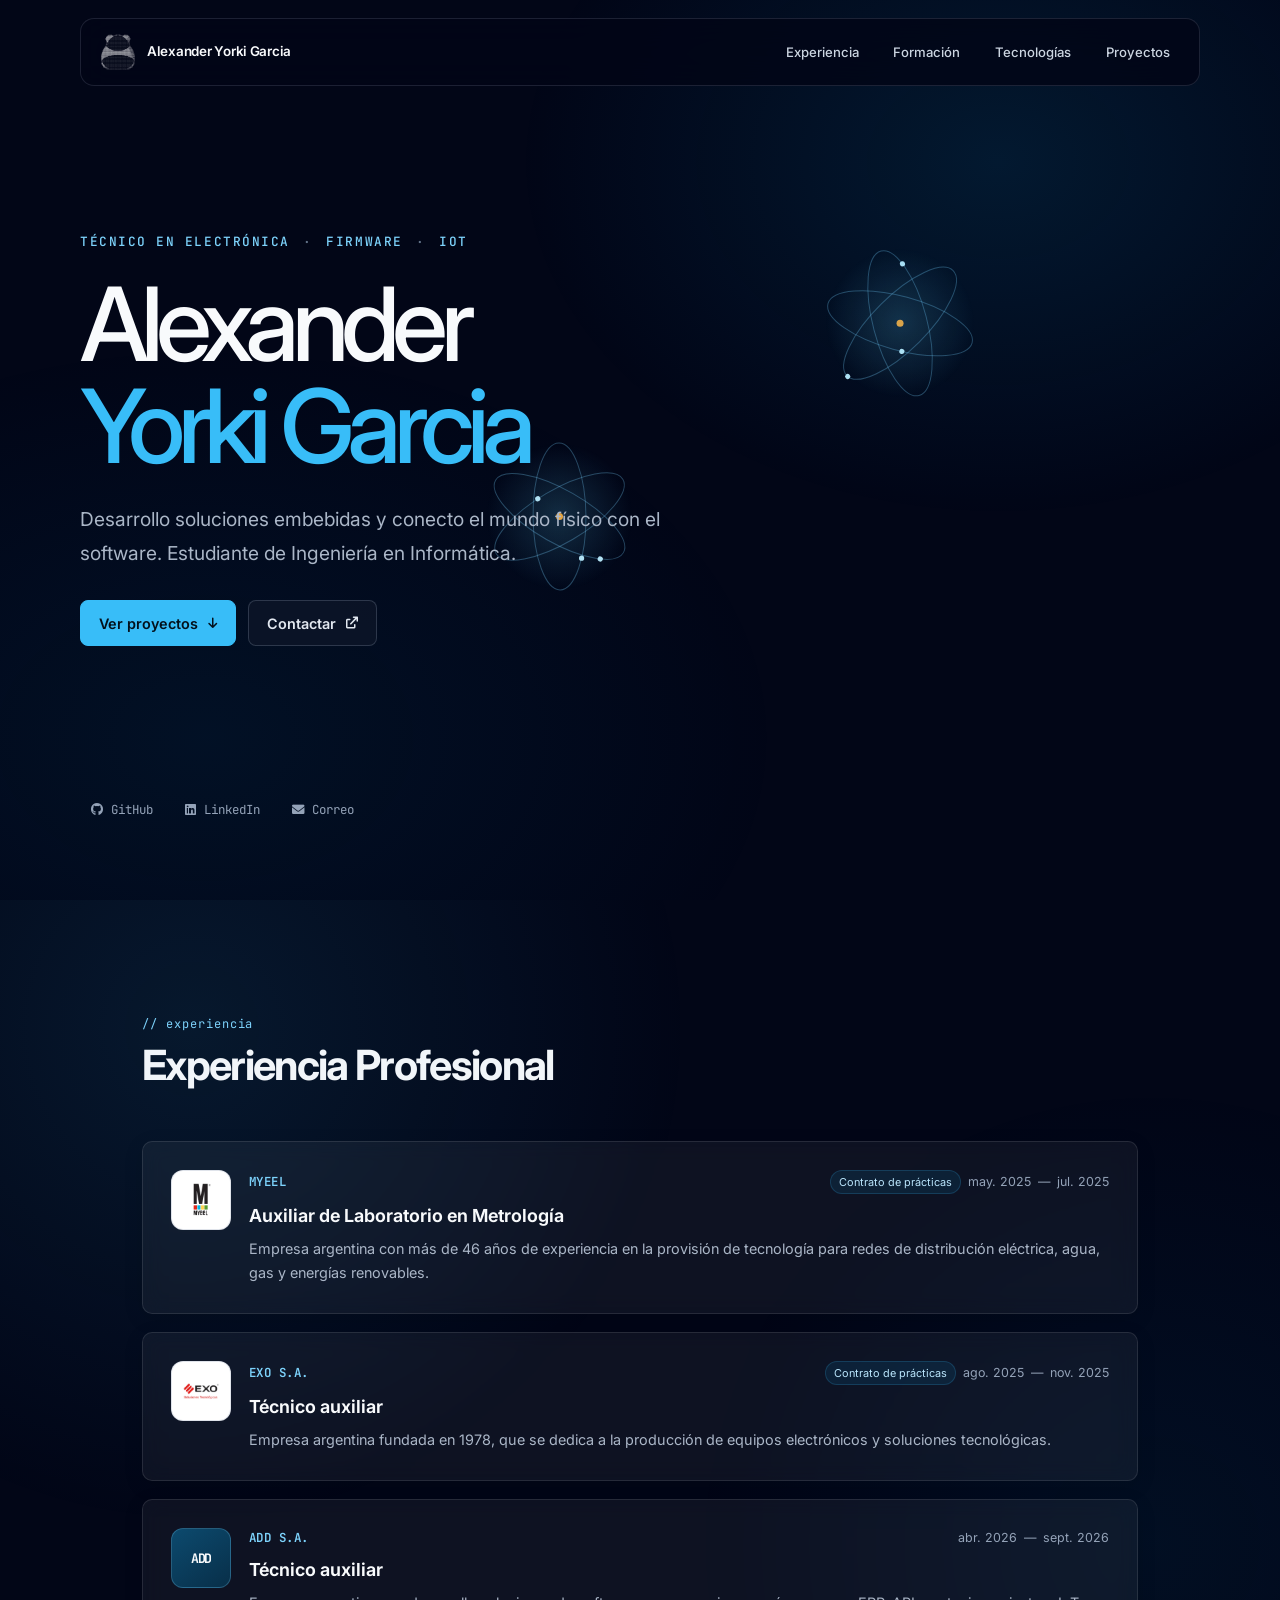
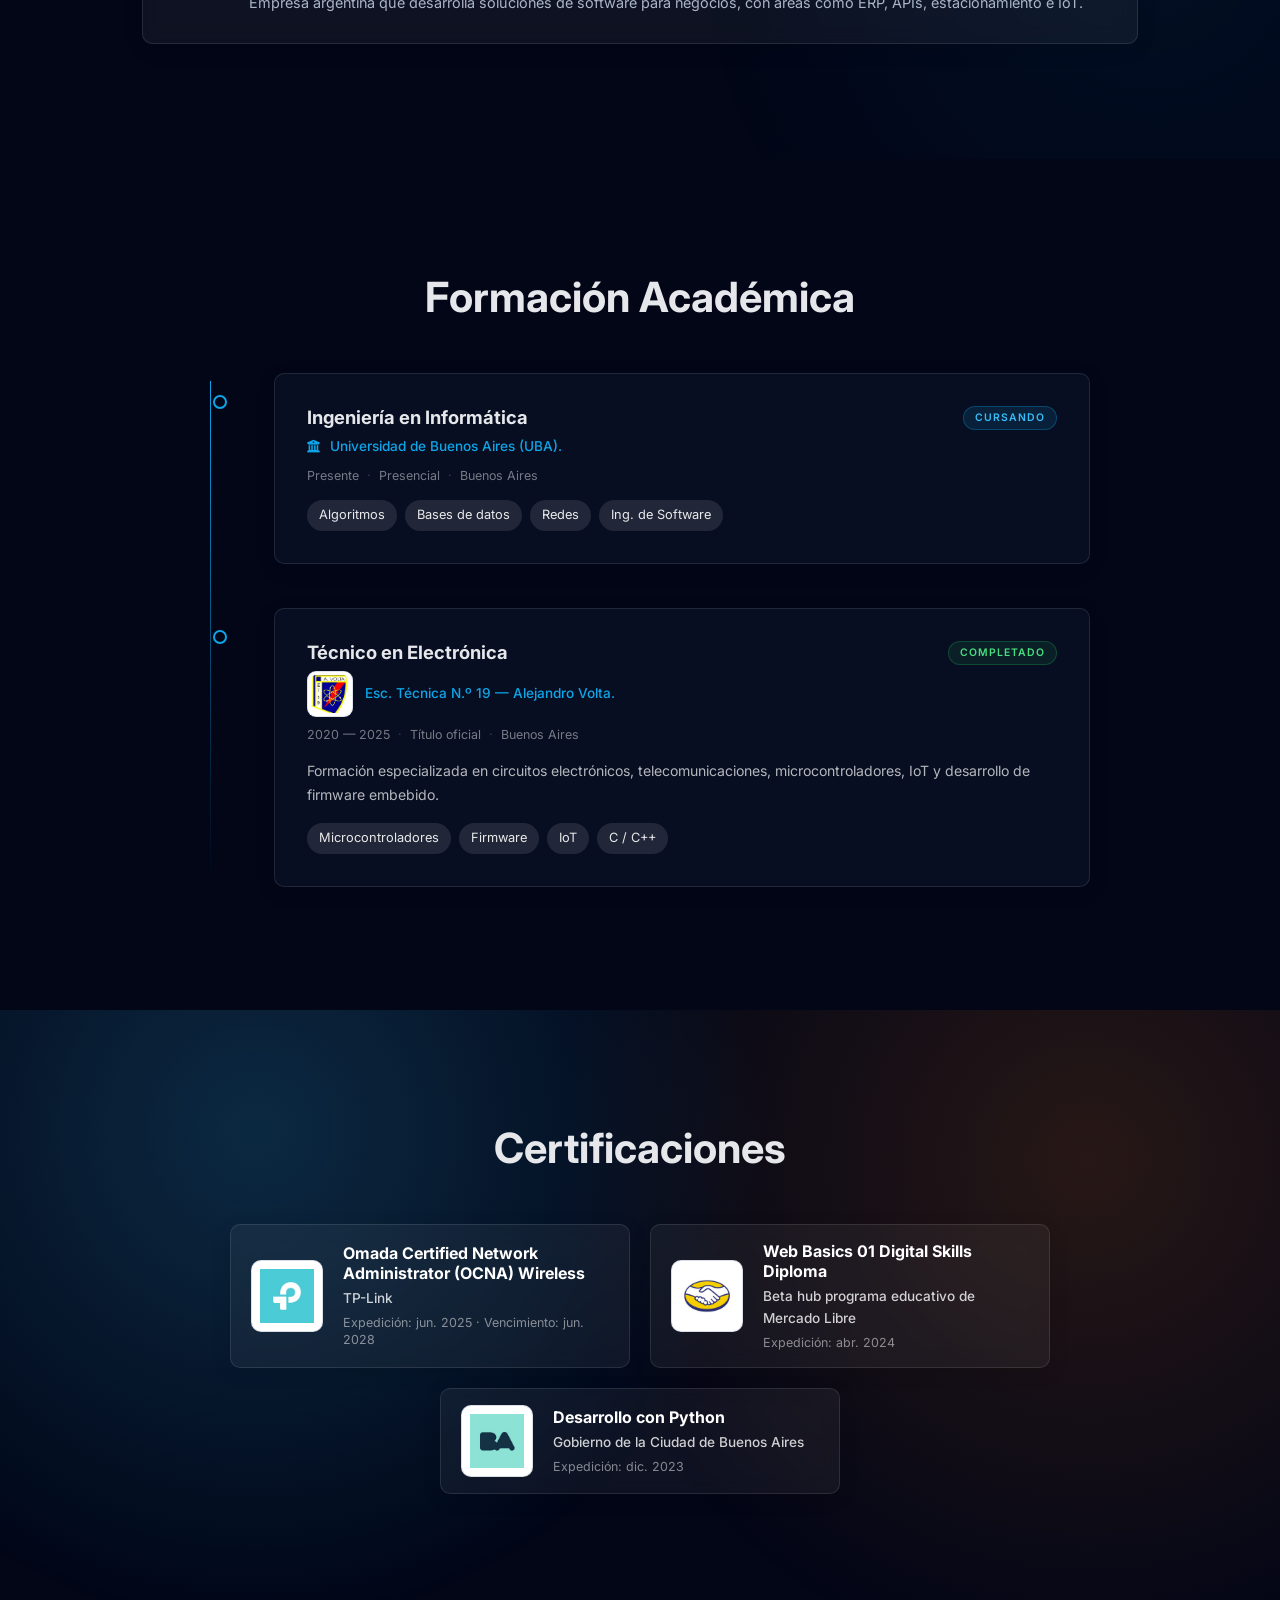
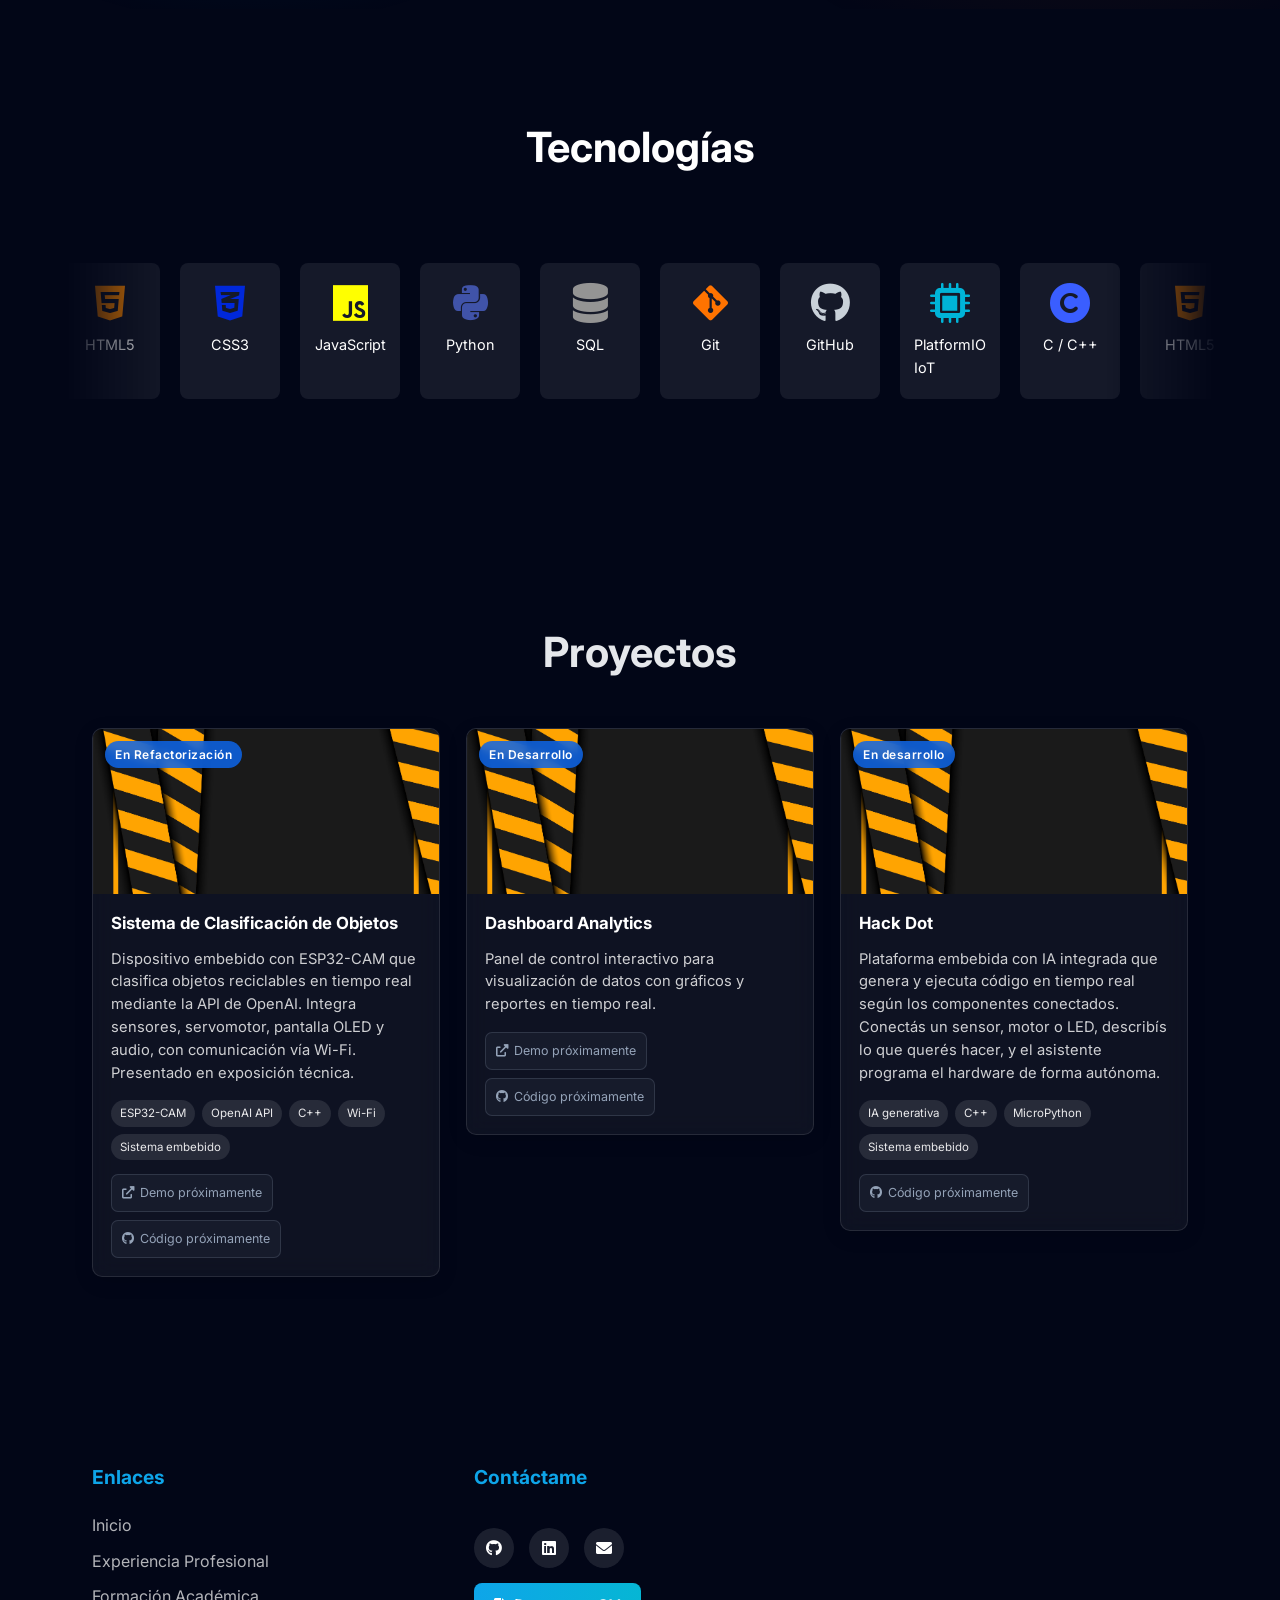
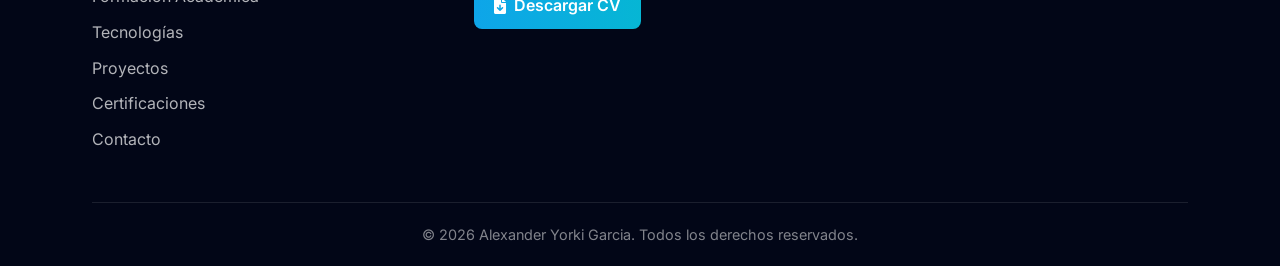
<file: index.html>
<!DOCTYPE html>
<html lang="es">

<head>
  <meta charset="utf-8" />
  <meta name="viewport" content="width=device-width, initial-scale=1.0" />
  <title>Alexander Yorki Garcia</title>
  <link rel="stylesheet" href="css/normalize.css" />
  <link rel="stylesheet" href="css/Mein.css" />
  <link href="https://fonts.googleapis.com/css2?family=Inter:wght@300;400;500;600;700&family=JetBrains+Mono:wght@400;500;600&display=swap" rel="stylesheet">
  <link rel="stylesheet" href="https://cdnjs.cloudflare.com/ajax/libs/font-awesome/6.0.0/css/all.min.css">
  <meta name="google-site-verification" content="d2Z-5Xb4C2THT92jO-AqghuwB_zcx8GtLRvj6yb76KU" />

</head>

<body>
  <canvas id="atoms" aria-hidden="true"></canvas>
  <header>
    <a class="brand" href="#inicio" aria-label="Alexander Yorki Garcia, inicio">
      <img class="brand__logo" src="panda-puntos-negro.svg" alt="">
      <span class="brand__name">Alexander Yorki Garcia</span>
    </a>
    <nav class="botones-principales">
      <a href="#experiencia-profesional" class="bf">Experiencia</a>
      <a href="#formacion-academica" class="bf">Formación</a>
      <a href="#Tecnologias" class="bf">Tecnologías</a>
      <a href="#proyectos" class="bf">Proyectos</a>
    </nav>
  </header>

  <main>
    <section id="inicio">
      <div class="inicio__div">
        <p class="inicio__eyebrow">TÉCNICO EN ELECTRÓNICA <span>·</span> FIRMWARE <span>·</span> IOT</p>
        <h1 class="inicio__h1">Alexander<br><span>Yorki Garcia</span></h1>
        <p class="inicio__p">
          Desarrollo soluciones embebidas y conecto el mundo físico con el software. Estudiante de Ingeniería en Informática.
        </p>
        <div class="inicio__acciones">
          <a class="inicio__accion inicio__accion--primaria" href="#proyectos">Ver proyectos <i class="fas fa-arrow-down" aria-hidden="true"></i></a>
          <a class="inicio__accion" href="mailto:alexanderyorki@icloud.com">Contactar <i class="fas fa-arrow-up-right-from-square" aria-hidden="true"></i></a>
        </div>
      </div>

      <div class="social">
        <a href="https://goo.su/quf7j1L" target="_blank" rel="noopener noreferrer" class="social-btn"><i class="fab fa-github" aria-hidden="true"></i> GitHub</a>
        <a href="https://www.linkedin.com/in/alexanderyk?utm_source=share&utm_campaign=share_via&utm_content=profile&utm_medium=ios_app" target="_blank" rel="noopener noreferrer" class="social-btn"><i class="fab fa-linkedin" aria-hidden="true"></i> LinkedIn</a>
        <a href="mailto:alexanderyorki@icloud.com" class="social-btn"><i class="fas fa-envelope"></i> Correo</a>
      </div>
    </section>

    <section id="experiencia-profesional" class="seccion">
      <div class="experiencia-profesional__div">
        <p class="experiencia-profesional__eyebrow">// experiencia</p>
        <h2 class="experiencia-profesional__h2">Experiencia Profesional</h2>

        <div class="experiencia-profesional__cards">
          <article class="experiencia-profesional__card">
            <div class="experiencia-profesional__cardFoto">
              <img class="experiencia-profesional__cardImg" src="img/myeel_logo_vidriera_pyme.webp" alt="Logo de MYEEL">
            </div>
            <div class="experiencia-profesional__cardInfo">
              <div class="experiencia-profesional__cardMeta">
                <p class="experiencia-profesional__cardEmpresa">MYEEL</p>
                <p class="experiencia-profesional__cardFecha"><span>Contrato de prácticas</span><time datetime="2025-05">may. 2025</time> — <time datetime="2025-07">jul. 2025</time></p>
              </div>
              <h3 class="experiencia-profesional__cardNombre">Auxiliar de Laboratorio en Metrología</h3>
              <p class="experiencia-profesional__p">Empresa argentina con más de 46 años de experiencia en la provisión de tecnología para redes de distribución eléctrica, agua, gas y energías renovables.</p>
            </div>
          </article>

          <article class="experiencia-profesional__card">
            <div class="experiencia-profesional__cardFoto">
              <img class="experiencia-profesional__cardImg" src="img/Exo.jpg" alt="Logo de EXO">
            </div>
            <div class="experiencia-profesional__cardInfo">
              <div class="experiencia-profesional__cardMeta">
                <p class="experiencia-profesional__cardEmpresa">EXO S.A.</p>
                <p class="experiencia-profesional__cardFecha"><span>Contrato de prácticas</span><time datetime="2025-08">ago. 2025</time> — <time datetime="2025-11">nov. 2025</time></p>
              </div>
              <h3 class="experiencia-profesional__cardNombre">Técnico auxiliar</h3>
              <p class="experiencia-profesional__p">Empresa argentina fundada en 1978, que se dedica a la producción de equipos electrónicos y soluciones tecnológicas.</p>
            </div>
          </article>

          <article class="experiencia-profesional__card">
            <div class="experiencia-profesional__cardFoto experiencia-profesional__cardFoto--add" aria-hidden="true">
              <span>ADD</span>
            </div>
            <div class="experiencia-profesional__cardInfo">
              <div class="experiencia-profesional__cardMeta">
                <p class="experiencia-profesional__cardEmpresa">ADD S.A.</p>
                <p class="experiencia-profesional__cardFecha"><time datetime="2026-04">abr. 2026</time> — <time datetime="2026-09">sept. 2026</time></p>
              </div>
              <h3 class="experiencia-profesional__cardNombre">Técnico auxiliar</h3>
              <p class="experiencia-profesional__p">Empresa argentina que desarrolla soluciones de software para negocios, con áreas como ERP, APIs, estacionamiento e IoT.</p>
            </div>
          </article>
        </div>
      </div>
    </section>

    <section id="formacion-academica" class="seccion">
      <div class="container">
        <h2 class="formacion__h2">Formación Académica</h2>

        <div class="formacion__timeline">

          <article class="formacion__card">
            <div class="formacion__dot-col">
              <div class="formacion__dot"></div>
            </div>
            <div class="formacion__content">
              <div class="formacion__header">
                <h3 class="formacion__titulo">Ingeniería en Informática</h3>
                <span class="formacion__badge formacion__badge--cursando">Cursando</span>
              </div>
              <p class="formacion__institucion"><i class="fas fa-university"></i> Universidad de Buenos Aires (UBA).</p>
              <div class="formacion__meta">
                <span>Presente</span>
                <span>Presencial</span>
                <span>Buenos Aires</span>
              </div>
  
              <div class="formacion__tags">
                <span class="tag">Algoritmos</span>
                <span class="tag">Bases de datos</span>
                <span class="tag">Redes</span>
                <span class="tag">Ing. de Software</span>
              </div>
            </div>
          </article>

          <article class="formacion__card">
            <div class="formacion__dot-col">
              <div class="formacion__dot"></div>
            </div>
            <div class="formacion__content">
              <div class="formacion__header">
                <h3 class="formacion__titulo">Técnico en Electrónica</h3>
                <span class="formacion__badge formacion__badge--completado">Completado</span>
              </div>
              <p class="formacion__institucion formacion__institucion--escuela">
                <img class="formacion__logo-escuela" src="img/volta.jpeg" alt="Escudo de la Escuela Técnica N.º 19 Alejandro Volta">
                <span>Esc. Técnica N.º 19 — Alejandro Volta.</span>
              </p>
              <div class="formacion__meta">
                <span>2020 — 2025</span>
                <span>Título oficial</span>
                <span>Buenos Aires</span>
              </div>
              <p class="formacion__descripcion">
                Formación especializada en circuitos electrónicos, telecomunicaciones, microcontroladores, IoT y desarrollo de firmware embebido.
              </p>
              <div class="formacion__tags">
                <span class="tag">Microcontroladores</span>
                <span class="tag">Firmware</span>
                <span class="tag">IoT</span>
                <span class="tag">C / C++</span>
              </div>
            </div>
          </article>

        </div>
      </div>
    </section>
    
<section id="certificaciones" class="seccion">
  <div class="container">
    <h2 class="certificaciones__h2">Certificaciones</h2>
    <div class="certificaciones__cards">

      <a id="certificacion__card-1" class="certificaciones__card" href="pdfs/Omada_Certificate_Template_A4_OCNA_Wireless_Alexander_Yorki_Garcia.pdf" target="_blank" rel="noopener noreferrer" aria-label="Abrir certificado Omada Certified Network Administrator">
        <div class="certificacion__overlay">
          <span>Ver certificado</span>
        </div>
        <div class="certificacion__cardFoto">
          <img class="certificaciones__cardImg" src="pngs/tp-link.png" alt="Logo TP-Link">
          
        </div>
        <div class="certificaciones__contenido">
          <h3>Omada Certified Network Administrator (OCNA) Wireless</h3>
          <p>TP-Link</p>
          <span>Expedición: jun. 2025 · Vencimiento: jun. 2028</span>
        </div>
      </a>

      <a id="certificacion__card-2" class="certificaciones__card" href="pdfs/Alexander_Yorki_Garcia.pdf" target="_blank" rel="noopener noreferrer" aria-label="Abrir certificado Web Basics 01">
        <div class="certificacion__overlay">
          <span>Ver certificado</span>
        </div>
        
        <div class="certificacion__cardFoto">
          <img class="certificaciones__cardImg" src="pngs/mercado-libre-argentina.png" alt="Logo de Mercado Libre">
          
        </div>
        <div class="certificaciones__contenido">
          <h3>Web Basics 01 Digital Skills Diploma</h3>
          <p>Beta hub programa educativo de Mercado Libre</p>
          <span>Expedición: abr. 2024</span>
        </div>
      </a>

      <a id="certificacion__card-3" class="certificaciones__card" href="pdfs/Certificado_AP.pdf" target="_blank" rel="noopener noreferrer" aria-label="Abrir certificado Desarrollo con Python">
        <div class="certificacion__overlay">
          <span>Ver certificado</span>
        </div>
        <div class="certificacion__cardFoto" >
          <img class="certificaciones__cardImg" src="pngs/buenos-aires-city-government.png" alt="Logo del Gobierno de la Ciudad de Buenos Aires">
        </div>
        <div class="certificaciones__contenido">
          <h3>Desarrollo con Python</h3>
          <p>Gobierno de la Ciudad de Buenos Aires</p>
          <span>Expedición: dic. 2023</span>
        </div>
      </a>

    </div>
  </div>
</section>

<section id="Tecnologias" class="seccion">
  <div class="contenedor-Habilidades">
    <div class="div_h2">
      <h2 class="Habilidades_h2">Tecnologías</h2>
    </div>
    <div class="skills-track-wrapper">
      <div class="skills-container-items">

        <div class="skill-item"><i class="fab fa-html5" id="HTML5"></i><span>HTML5</span></div>
        <div class="skill-item"><i class="fab fa-css3-alt" id="CSS"></i><span>CSS3</span></div>
        <div class="skill-item"><i class="fab fa-js" id="JS"></i><span>JavaScript</span></div>
        <div class="skill-item"><i class="fab fa-python" id="PY"></i><span>Python</span></div>
        <div class="skill-item"><i class="fas fa-database" id="SQL"></i><span>SQL</span></div>
        <div class="skill-item"><i class="fab fa-git-alt" id="GIT"></i><span>Git</span></div>
        <div class="skill-item"><i class="fab fa-github" id="GITH"></i><span>GitHub</span></div>
        <div class="skill-item"><i class="fas fa-microchip" id="ARD"></i><span>PlatformIO IoT</span></div>
        <div class="skill-item"><i class="fas fa-copyright" id="C"></i><span>C / C++</span></div>

        <div class="skill-item"><i class="fab fa-html5" id="HTML5-2"></i><span>HTML5</span></div>
        <div class="skill-item"><i class="fab fa-css3-alt" id="CSS-2"></i><span>CSS3</span></div>
        <div class="skill-item"><i class="fab fa-js" id="JS-2"></i><span>JavaScript</span></div>
        <div class="skill-item"><i class="fab fa-python" id="PY-2"></i><span>Python</span></div>
        <div class="skill-item"><i class="fas fa-database" id="SQL-2"></i><span>SQL</span></div>
        <div class="skill-item"><i class="fab fa-git-alt" id="GIT-2"></i><span>Git</span></div>
        <div class="skill-item"><i class="fab fa-github" id="GITH-2"></i><span>GitHub</span></div>
        <div class="skill-item"><i class="fas fa-microchip" id="ARD-2"></i><span>PlatformIO IoT</span></div>
        <div class="skill-item"><i class="fas fa-copyright" id="C-2"></i><span>C / C++</span></div>

      </div>
    </div>
  </div>
</section>

    <section id="proyectos" class="seccion">
      <div class="container">
        <h2 class="proyectos-h2">Proyectos</h2>
        <div class="proyectos-container">
          <article class="proyecto">
            <div class="proyecto-img"><img src="img/25115.jpg" alt="Vista del proyecto Sistema de Clasificación de Objetos"><span class="proyecto-badge">En Refactorización</span></div>
            
            <div class="proyecto-content">
              <h3>Sistema de Clasificación de Objetos</h3>
              <p>Dispositivo embebido con ESP32-CAM que clasifica objetos reciclables 
                en tiempo real mediante la API de OpenAI. Integra sensores, servomotor, 
                pantalla OLED y audio, con comunicación vía Wi-Fi.
                Presentado en exposición técnica.</p>
                <div class="proyecto-tags">
                  <span class="tag">ESP32-CAM</span>
                  <span class="tag">OpenAI API</span>
                  <span class="tag">C++</span>
                  <span class="tag">Wi-Fi</span>
                  <span class="tag">Sistema embebido</span>
                </div>
              <div class="proyecto-links">
                <span class="proyecto-link proyecto-link--disabled" aria-disabled="true"><i class="fas fa-external-link-alt" aria-hidden="true"></i> Demo próximamente</span>
                <span class="proyecto-link proyecto-link--disabled" aria-disabled="true"><i class="fab fa-github" aria-hidden="true"></i> Código próximamente</span>
              </div>
            </div>
          </article>

          <article class="proyecto">
            <div class="proyecto-img"><img src="img/25115.jpg" alt="Vista del proyecto Dashboard Analytics"><span class="proyecto-badge">En Desarrollo</span></div>
            <div class="proyecto-content">
              <h3>Dashboard Analytics</h3>
              <p>Panel de control interactivo para visualización de datos con gráficos y reportes en tiempo real.</p>
              <div class="proyecto-links">
                <span class="proyecto-link proyecto-link--disabled" aria-disabled="true"><i class="fas fa-external-link-alt" aria-hidden="true"></i> Demo próximamente</span>
                <span class="proyecto-link proyecto-link--disabled" aria-disabled="true"><i class="fab fa-github" aria-hidden="true"></i> Código próximamente</span>
              </div>
            </div>
          </article>

          <article class="proyecto">
            <div class="proyecto-img">
              <img src="img/25115.jpg" alt="Vista del proyecto Hack Dot">
              <span class="proyecto-badge">En desarrollo</span>
            </div>
            <div class="proyecto-content">
              <h3>Hack Dot</h3>
              <p>Plataforma embebida con IA integrada que genera y ejecuta código en tiempo real 
                según los componentes conectados. Conectás un sensor, motor o LED, describís lo 
                que querés hacer, y el asistente programa el hardware de forma autónoma.</p>
              <div class="proyecto-tags">
                <span class="tag">IA generativa</span>
                <span class="tag">C++</span>
                <span class="tag">MicroPython</span>
                <span class="tag">Sistema embebido</span>
              </div>
              <div class="proyecto-links">
                <span class="proyecto-link proyecto-link--disabled" aria-disabled="true"><i class="fab fa-github" aria-hidden="true"></i> Código próximamente</span>
              </div>
            </div>
          </article>
        </div>
      </div>
    </section>

    
  </main>

  <footer>
    <div class="container">
      <div class="footer-content">
  
  
        <div class="footer-links">
          <h4>Enlaces</h4>
          <ul>
            <li><a href="#inicio">Inicio</a></li>
            <li><a href="#experiencia-profesional">Experiencia Profesional</a></li>
            <li><a href="#formacion-academica">Formación Académica</a></li>
            <li><a href="#Tecnologias">Tecnologías</a></li>
            <li><a href="#proyectos">Proyectos</a></li>
            <li><a href="#certificaciones">Certificaciones</a></li>
            <li><a href="mailto:alexanderyorki@icloud.com">Contacto</a></li>
          </ul>
        </div>
  
        <div class="footer-social">
          <h4>Contáctame</h4>
          <div class="social-icons">
            <a href="https://goo.su/quf7j1L" target="_blank" rel="noopener noreferrer" title="GitHub" aria-label="GitHub">
              <i class="fab fa-github"></i>
            </a>
            <a href="https://www.linkedin.com/in/alexanderyk?utm_source=share&utm_campaign=share_via&utm_content=profile&utm_medium=ios_app" target="_blank" rel="noopener noreferrer" title="LinkedIn" aria-label="LinkedIn">
              <i class="fab fa-linkedin"></i>
            </a>
            <a href="mailto:alexanderyorki@icloud.com" title="Correo">
              <i class="fas fa-envelope"></i>
            </a>
          </div>
          <a href="https://drive.google.com/file/d/1n2QktYLV5cHJup2QIMuU_3jnwhBf7nfP/view?usp=sharing" target="_blank" class="footer-cv-btn">
            <i class="fas fa-file-download"></i> Descargar CV
          </a>
        </div>
  
      </div>
      
  
      <div class="footer-bottom">
        <p>
          &copy; <span id="current-year"></span> Alexander Yorki Garcia. 
          Todos los derechos reservados.
        </p>
      </div>
    </div>
  </footer>
  
  <script>
    document.getElementById('current-year').textContent = new Date().getFullYear();
  </script>
  <script src="js/atoms.js" defer></script>
</body>
</html>
</file>
<file: css/Mein.css>
@import url('General.css');
@import url('botonesP.css');
@import url('header.css');
@import url('Inicio.css');
@import url('ExperienciaProfesional.css');
@import url('FormacionAcademica.css');
@import url('Habilidades.css');
@import url('Proyectos.css');
@import url('Contacto.css');
@import url('footer.css');
@import url('Certificaciones.css');
@import url('ajustes.css');
</file>
